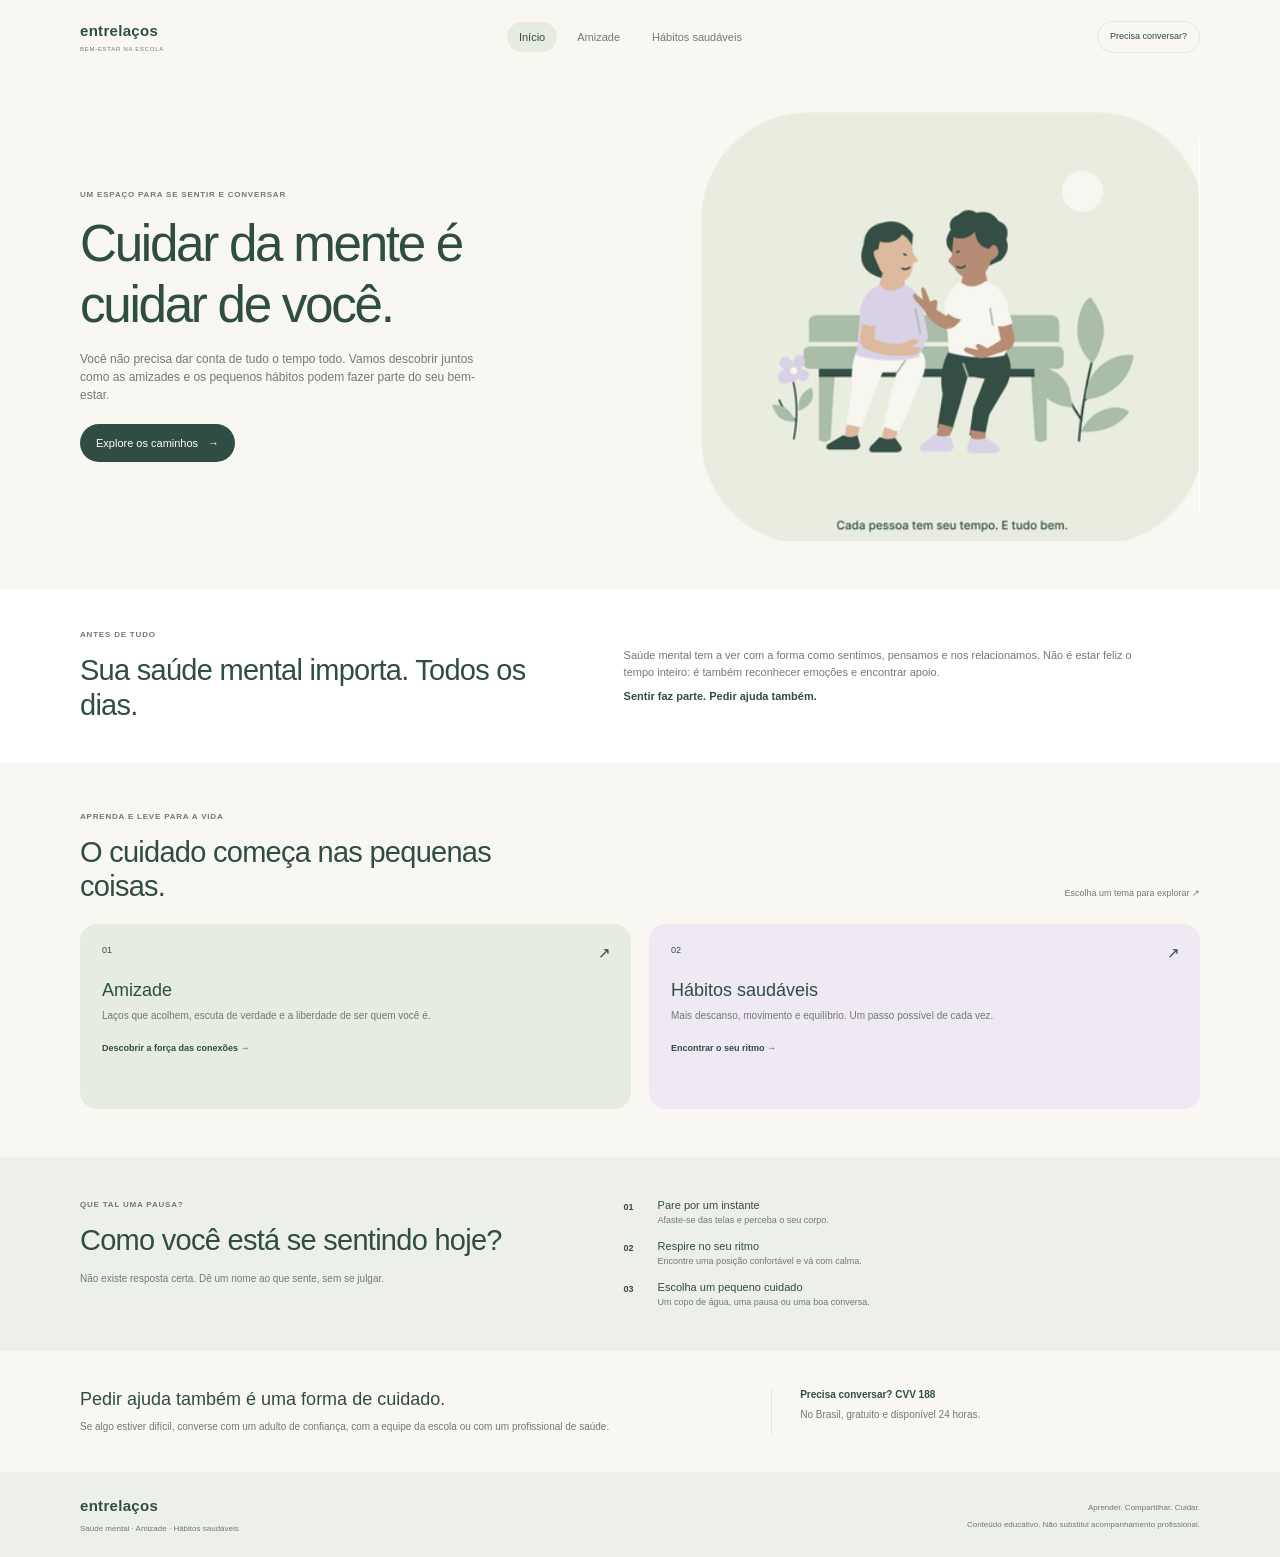
<file: index.html>
<!DOCTYPE html>
<html lang="pt-BR">
<head>
    <meta charset="UTF-8">
    <meta name="viewport" content="width=device-width, initial-scale=1.0">
    <title>Entrelaços | Bem-estar na escola</title>
    <link rel="icon" href="img/icon.png" type="image/jpeg">
    <link rel="stylesheet" href="css/style.css">
</head>
<body>
    <!-- Cabeçalho com a marca e os links para as seções da página. -->
    <header class="cabecalho">
        <a class="marca" href="#inicio" aria-label="Entrelaços - início">
            <span class="marca__nome">entrelaços</span>
            <span class="marca__legenda">BEM-ESTAR NA ESCOLA</span>
        </a>

        <nav class="navegacao" aria-label="Navegação principal">
            <a class="navegacao__link navegacao__link--ativo" href="#inicio">Início</a>
            <a class="navegacao__link" href="pags/Amizade.html">Amizade</a>
            <a class="navegacao__link" href="pags/habitos-saudaveis.html">Hábitos saudáveis</a>
        </nav>

        <a class="botao botao--discreto" href="#ajuda">Precisa conversar?</a>
    </header>

    <main>
        <!-- Apresentação principal: chamada à ação à esquerda e espaço da imagem à direita. -->
        <section class="hero" id="inicio">
            <div class="hero__texto">
                <p class="sobretitulo">UM ESPAÇO PARA SE SENTIR E CONVERSAR</p>
                <h1>Cuidar da mente é cuidar de você.</h1>
                <p class="texto-introdutorio">
                    Você não precisa dar conta de tudo o tempo todo. Vamos descobrir juntos
                    como as amizades e os pequenos hábitos podem fazer parte do seu bem-estar.
                </p>
                <a class="botao" href="#temas">Explore os caminhos <span aria-hidden="true">→</span></a>
            </div>

            <!-- Ilustração principal compartilhada com a página de amizade. -->
            <div class="hero__imagem">
                <img src="img/Imagem01.png" alt="Duas pessoas conversam sentadas em um banco">
            </div>
        </section>

        <!-- Introdução breve sobre saúde mental. -->
        <section class="introducao" aria-labelledby="titulo-introducao">
            <div>
                <p class="sobretitulo">ANTES DE TUDO</p>
                <h2 id="titulo-introducao">Sua saúde mental importa. Todos os dias.</h2>
            </div>
            <div class="introducao__conteudo">
                <p>
                    Saúde mental tem a ver com a forma como sentimos, pensamos e nos
                    relacionamos. Não é estar feliz o tempo inteiro: é também reconhecer
                    emoções e encontrar apoio.
                </p>
                <p class="texto-destaque">Sentir faz parte. Pedir ajuda também.</p>
            </div>
        </section>

        <!-- Temas apresentados em cartões, com links para suas respectivas seções. -->
        <section class="temas" id="temas" aria-labelledby="titulo-temas">
            <div class="secao__cabecalho">
                <div>
                    <p class="sobretitulo">APRENDA E LEVE PARA A VIDA</p>
                    <h2 id="titulo-temas">O cuidado começa nas pequenas coisas.</h2>
                </div>
                <p class="dica">Escolha um tema para explorar <span aria-hidden="true">↗</span></p>
            </div>

            <div class="cartoes">
                <article class="cartao cartao--verde" id="amizade">
                    <span class="cartao__numero">01</span>
                    <span class="cartao__icone" aria-hidden="true">↗</span>
                    <h3>Amizade</h3>
                    <p>Laços que acolhem, escuta de verdade e a liberdade de ser quem você é.</p>
                    <a href="pags/Amizade.html">Descobrir a força das conexões <span aria-hidden="true">→</span></a>
                </article>

                <article class="cartao cartao--lilas" id="habitos">
                    <span class="cartao__numero">02</span>
                    <span class="cartao__icone" aria-hidden="true">↗</span>
                    <h3>Hábitos saudáveis</h3>
                    <p>Mais descanso, movimento e equilíbrio. Um passo possível de cada vez.</p>
                    <a href="pags/habitos-saudaveis.html">Encontrar o seu ritmo <span aria-hidden="true">→</span></a>
                </article>
            </div>
        </section>

        <!-- Pequena pausa com sugestões práticas de autocuidado. -->
        <section class="pausa" id="pausa" aria-labelledby="titulo-pausa">
            <div class="pausa__introducao">
                <p class="sobretitulo">QUE TAL UMA PAUSA?</p>
                <h2 id="titulo-pausa">Como você está se sentindo hoje?</h2>
                <p>Não existe resposta certa. Dê um nome ao que sente, sem se julgar.</p>
            </div>

            <ol class="passos">
                <li>
                    <span class="passos__numero">01</span>
                    <div>
                        <h3>Pare por um instante</h3>
                        <p>Afaste-se das telas e perceba o seu corpo.</p>
                    </div>
                </li>
                <li>
                    <span class="passos__numero">02</span>
                    <div>
                        <h3>Respire no seu ritmo</h3>
                        <p>Encontre uma posição confortável e vá com calma.</p>
                    </div>
                </li>
                <li>
                    <span class="passos__numero">03</span>
                    <div>
                        <h3>Escolha um pequeno cuidado</h3>
                        <p>Um copo de água, uma pausa ou uma boa conversa.</p>
                    </div>
                </li>
            </ol>
        </section>

        <!-- Encerramento com uma orientação de apoio e informações do CVV. -->
        <section class="apoio" id="ajuda" aria-labelledby="titulo-ajuda">
            <div class="apoio__texto">
                <h2 id="titulo-ajuda">Pedir ajuda também é uma forma de cuidado.</h2>
                <p>
                    Se algo estiver difícil, converse com um adulto de confiança, com a
                    equipe da escola ou com um profissional de saúde.
                </p>
            </div>
            <div class="apoio__contato">
                <h3>Precisa conversar? CVV 188</h3>
                <p>No Brasil, gratuito e disponível 24 horas.</p>
            </div>
        </section>
    </main>

    <!-- Rodapé com a marca e o aviso sobre o conteúdo educativo. -->
    <footer class="rodape">
        <div>
            <span class="marca__nome">entrelaços</span>
            <p>Saúde mental · Amizade · Hábitos saudáveis</p>
        </div>
        <div class="rodape__aviso">
            <p>Aprender. Compartilhar. Cuidar.</p>
            <p>Conteúdo educativo. Não substitui acompanhamento profissional.</p>
        </div>
    </footer>
</body>
</html>
</file>
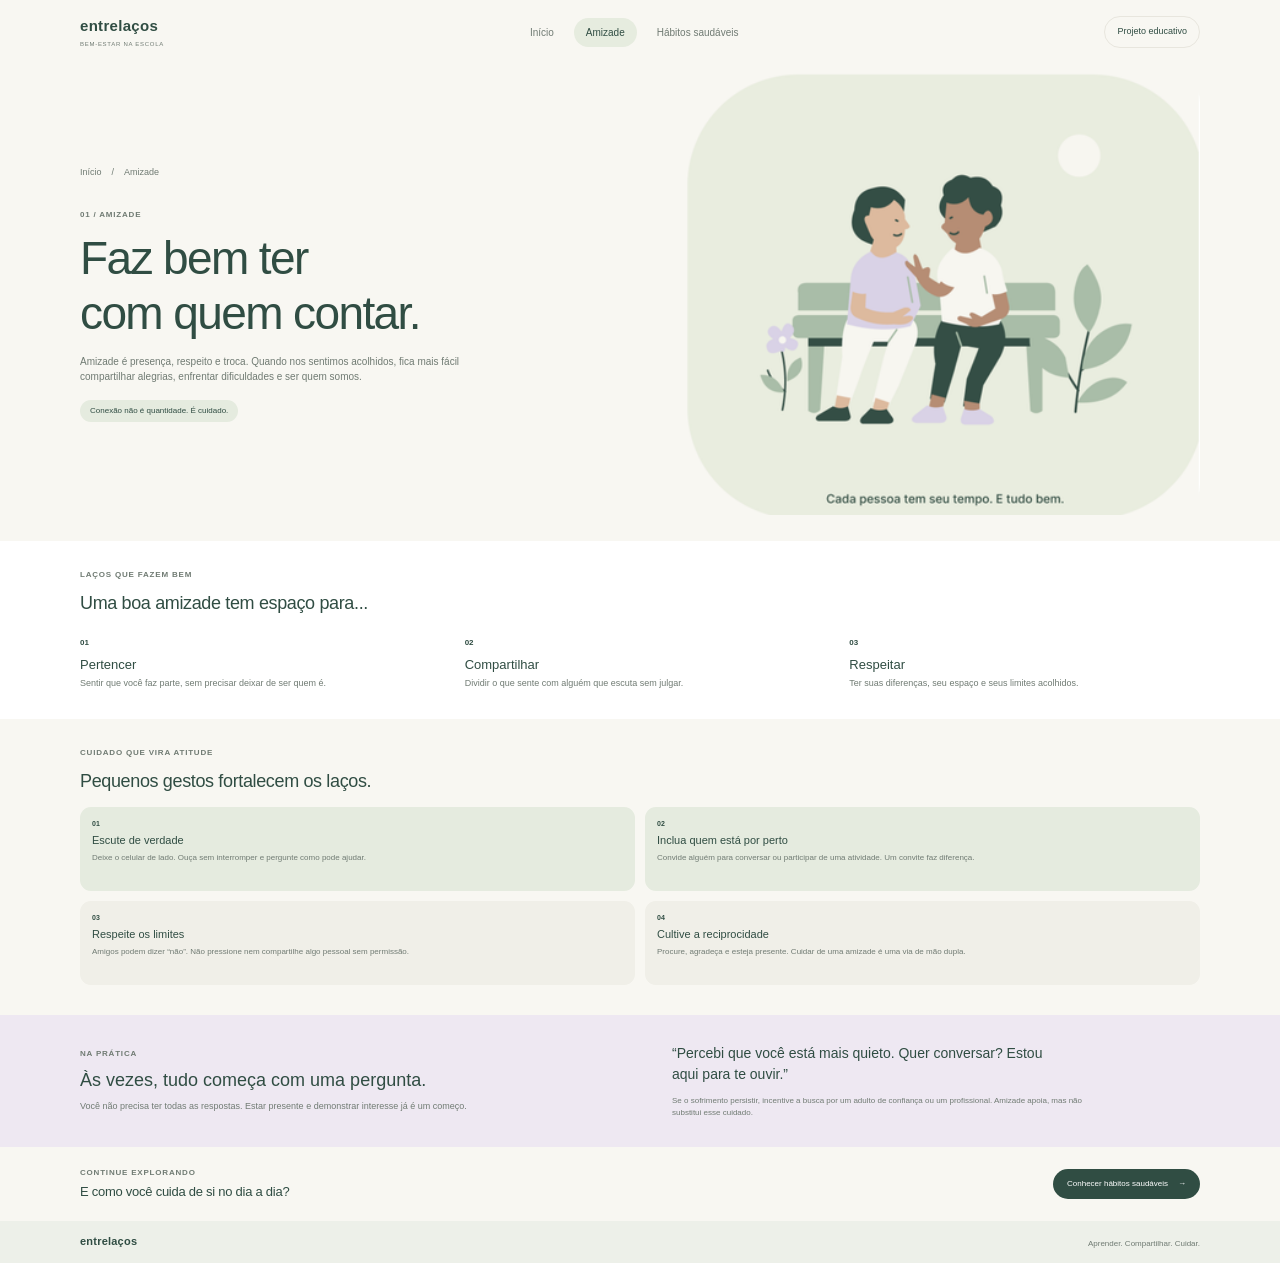
<file: pags/Amizade.html>
<!DOCTYPE html>
<html lang="pt-BR">
<head>
    <meta charset="UTF-8">
    <meta name="viewport" content="width=device-width, initial-scale=1.0">
    <title>Amizade | Entrelaços</title>
    <link rel="icon" href="../img/icon.png" type="image/png">
    <link rel="stylesheet" href="../css/style.css">
</head>
<body class="amizade-page">
    <!-- Cabeçalho com links entre início, amizade e hábitos saudáveis. -->
    <header class="cabecalho">
        <a class="marca" href="../index.html" aria-label="Entrelaços - página inicial">
            <span class="marca__nome">entrelaços</span>
            <span class="marca__legenda">BEM-ESTAR NA ESCOLA</span>
        </a>

        <nav class="navegacao" aria-label="Navegação principal">
            <a class="navegacao__link" href="../index.html">Início</a>
            <a class="navegacao__link navegacao__link--ativo" href="Amizade.html" aria-current="page">Amizade</a>
            <a class="navegacao__link" href="habitos-saudaveis.html">Hábitos saudáveis</a>
        </nav>

        <a class="botao botao--discreto" href="#projeto">Projeto educativo</a>
    </header>

    <main>
        <!-- Apresentação da página de amizade e espaço para a ilustração. -->
        <section class="amizade-hero">
            <div class="amizade-hero__conteudo">
                <p class="amizade__caminho"><a href="../index.html">Início</a><span>/</span>Amizade</p>
                <p class="sobretitulo">01 / AMIZADE</p>
                <h1>Faz bem ter<br>com quem contar.</h1>
                <p class="amizade-hero__descricao">
                    Amizade é presença, respeito e troca. Quando nos sentimos acolhidos,
                    fica mais fácil compartilhar alegrias, enfrentar dificuldades e ser quem somos.
                </p>
                <p class="amizade__selo">Conexão não é quantidade. É cuidado.</p>
            </div>

            <!-- Ilustração da amizade compartilhada com a página inicial. -->
            <div class="amizade-hero__imagem">
                <img src="../img/Imagem01.png" alt="Duas pessoas conversam sentadas em um banco">
            </div>
        </section>

        <!-- Três elementos que ajudam a construir uma amizade saudável. -->
        <section class="amizade-pilares" aria-labelledby="titulo-pilares">
            <p class="sobretitulo">LAÇOS QUE FAZEM BEM</p>
            <h2 id="titulo-pilares">Uma boa amizade tem espaço para...</h2>
            <div class="amizade-pilares__grade">
                <article>
                    <span>01</span>
                    <h3>Pertencer</h3>
                    <p>Sentir que você faz parte, sem precisar deixar de ser quem é.</p>
                </article>
                <article>
                    <span>02</span>
                    <h3>Compartilhar</h3>
                    <p>Dividir o que sente com alguém que escuta sem julgar.</p>
                </article>
                <article>
                    <span>03</span>
                    <h3>Respeitar</h3>
                    <p>Ter suas diferenças, seu espaço e seus limites acolhidos.</p>
                </article>
            </div>
        </section>

        <!-- Sugestões práticas para demonstrar cuidado nas relações. -->
        <section class="amizade-atitudes" aria-labelledby="titulo-atitudes">
            <p class="sobretitulo">CUIDADO QUE VIRA ATITUDE</p>
            <h2 id="titulo-atitudes">Pequenos gestos fortalecem os laços.</h2>
            <div class="amizade-atitudes__grade">
                <article class="amizade-atitude amizade-atitude--verde">
                    <span>01</span>
                    <h3>Escute de verdade</h3>
                    <p>Deixe o celular de lado. Ouça sem interromper e pergunte como pode ajudar.</p>
                </article>
                <article class="amizade-atitude amizade-atitude--verde">
                    <span>02</span>
                    <h3>Inclua quem está por perto</h3>
                    <p>Convide alguém para conversar ou participar de uma atividade. Um convite faz diferença.</p>
                </article>
                <article class="amizade-atitude">
                    <span>03</span>
                    <h3>Respeite os limites</h3>
                    <p>Amigos podem dizer “não”. Não pressione nem compartilhe algo pessoal sem permissão.</p>
                </article>
                <article class="amizade-atitude">
                    <span>04</span>
                    <h3>Cultive a reciprocidade</h3>
                    <p>Procure, agradeça e esteja presente. Cuidar de uma amizade é uma via de mão dupla.</p>
                </article>
            </div>
        </section>

        <!-- Reflexão com uma frase de acolhimento e orientação de segurança. -->
        <section class="amizade-conversa" aria-labelledby="titulo-conversa">
            <div>
                <p class="sobretitulo">NA PRÁTICA</p>
                <h2 id="titulo-conversa">Às vezes, tudo começa com uma pergunta.</h2>
                <p>Você não precisa ter todas as respostas. Estar presente e demonstrar interesse já é um começo.</p>
            </div>
            <blockquote>
                <p>“Percebi que você está mais quieto. Quer conversar? Estou aqui para te ouvir.”</p>
                <footer>
                    Se o sofrimento persistir, incentive a busca por um adulto de confiança ou um profissional.
                    Amizade apoia, mas não substitui esse cuidado.
                </footer>
            </blockquote>
        </section>

        <!-- Atalho para explorar outro tema do projeto. -->
        <section class="amizade-continuar" id="projeto">
            <div>
                <p class="sobretitulo">CONTINUE EXPLORANDO</p>
                <h2>E como você cuida de si no dia a dia?</h2>
            </div>
            <a class="botao" href="habitos-saudaveis.html">Conhecer hábitos saudáveis <span aria-hidden="true">→</span></a>
        </section>
    </main>

    <!-- Rodapé com a marca e a mensagem do projeto. -->
    <footer class="amizade-rodape">
        <a class="marca__nome" href="../index.html">entrelaços</a>
        <p>Aprender. Compartilhar. Cuidar.</p>
    </footer>
</body>
</html>
</file>
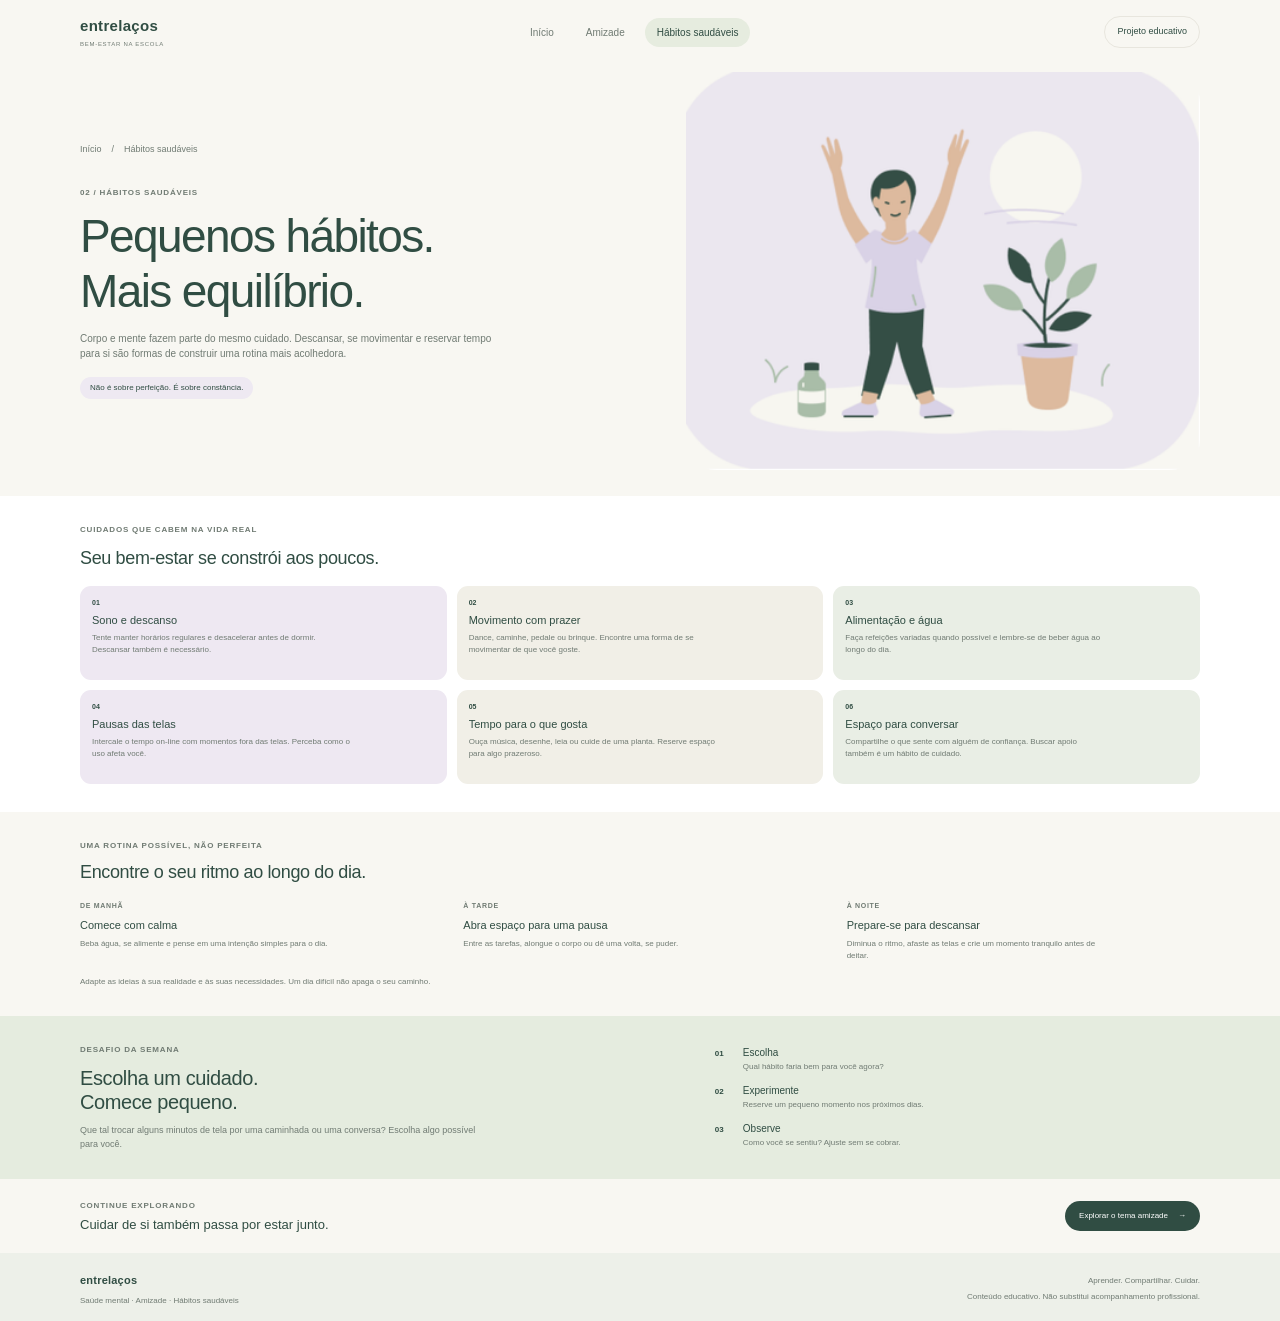
<file: pags/habitos-saudaveis.html>
<!DOCTYPE html>
<html lang="pt-BR">
<head>
    <meta charset="UTF-8">
    <meta name="viewport" content="width=device-width, initial-scale=1.0">
    <title>Hábitos saudáveis | Entrelaços</title>
    <link rel="icon" href="../img/icon.png" type="image/jpeg">
    <link rel="stylesheet" href="../css/style.css">
</head>
<body class="habitos-page">
    <!-- Cabeçalho com links entre início, amizade e hábitos saudáveis. -->
    <header class="cabecalho">
        <a class="marca" href="../index.html" aria-label="Entrelaços - página inicial">
            <span class="marca__nome">entrelaços</span>
            <span class="marca__legenda">BEM-ESTAR NA ESCOLA</span>
        </a>

        <nav class="navegacao" aria-label="Navegação principal">
            <a class="navegacao__link" href="../index.html">Início</a>
            <a class="navegacao__link" href="Amizade.html">Amizade</a>
            <a class="navegacao__link navegacao__link--ativo" href="habitos-saudaveis.html" aria-current="page">Hábitos saudáveis</a>
        </nav>

        <a class="botao botao--discreto" href="#projeto">Projeto educativo</a>
    </header>

    <main>
        <!-- Apresentação dos hábitos e espaço reservado para a ilustração. -->
        <section class="habitos-hero">
            <div class="habitos-hero__conteudo">
                <p class="habitos__caminho"><a href="../index.html">Início</a><span>/</span>Hábitos saudáveis</p>
                <p class="sobretitulo">02 / HÁBITOS SAUDÁVEIS</p>
                <h1>Pequenos hábitos.<br>Mais equilíbrio.</h1>
                <p class="habitos-hero__descricao">
                    Corpo e mente fazem parte do mesmo cuidado. Descansar, se movimentar
                    e reservar tempo para si são formas de construir uma rotina mais acolhedora.
                </p>
                <p class="habitos__selo">Não é sobre perfeição. É sobre constância.</p>
            </div>

            <!-- Ilustração de hábitos saudáveis. -->
            <div class="habitos-hero__imagem">
                <img src="../img/imagem02.png" alt="Pessoa se alongando ao lado de uma planta e uma garrafa de água">
            </div>
        </section>

        <!-- Seis sugestões simples para apoiar o bem-estar cotidiano. -->
        <section class="habitos-cuidados" aria-labelledby="titulo-cuidados">
            <p class="sobretitulo">CUIDADOS QUE CABEM NA VIDA REAL</p>
            <h2 id="titulo-cuidados">Seu bem-estar se constrói aos poucos.</h2>
            <div class="habitos-cuidados__grade">
                <article class="habito-cartao habito-cartao--lilas">
                    <span>01</span>
                    <h3>Sono e descanso</h3>
                    <p>Tente manter horários regulares e desacelerar antes de dormir. Descansar também é necessário.</p>
                </article>
                <article class="habito-cartao habito-cartao--areia">
                    <span>02</span>
                    <h3>Movimento com prazer</h3>
                    <p>Dance, caminhe, pedale ou brinque. Encontre uma forma de se movimentar de que você goste.</p>
                </article>
                <article class="habito-cartao habito-cartao--verde">
                    <span>03</span>
                    <h3>Alimentação e água</h3>
                    <p>Faça refeições variadas quando possível e lembre-se de beber água ao longo do dia.</p>
                </article>
                <article class="habito-cartao habito-cartao--lilas">
                    <span>04</span>
                    <h3>Pausas das telas</h3>
                    <p>Intercale o tempo on-line com momentos fora das telas. Perceba como o uso afeta você.</p>
                </article>
                <article class="habito-cartao habito-cartao--areia">
                    <span>05</span>
                    <h3>Tempo para o que gosta</h3>
                    <p>Ouça música, desenhe, leia ou cuide de uma planta. Reserve espaço para algo prazeroso.</p>
                </article>
                <article class="habito-cartao habito-cartao--verde">
                    <span>06</span>
                    <h3>Espaço para conversar</h3>
                    <p>Compartilhe o que sente com alguém de confiança. Buscar apoio também é um hábito de cuidado.</p>
                </article>
            </div>
        </section>

        <!-- Ideias flexíveis para distribuir pequenas pausas ao longo do dia. -->
        <section class="habitos-rotina" aria-labelledby="titulo-rotina">
            <p class="sobretitulo">UMA ROTINA POSSÍVEL, NÃO PERFEITA</p>
            <h2 id="titulo-rotina">Encontre o seu ritmo ao longo do dia.</h2>
            <div class="habitos-rotina__grade">
                <article>
                    <p class="sobretitulo">DE MANHÃ</p>
                    <h3>Comece com calma</h3>
                    <p>Beba água, se alimente e pense em uma intenção simples para o dia.</p>
                </article>
                <article>
                    <p class="sobretitulo">À TARDE</p>
                    <h3>Abra espaço para uma pausa</h3>
                    <p>Entre as tarefas, alongue o corpo ou dê uma volta, se puder.</p>
                </article>
                <article>
                    <p class="sobretitulo">À NOITE</p>
                    <h3>Prepare-se para descansar</h3>
                    <p>Diminua o ritmo, afaste as telas e crie um momento tranquilo antes de deitar.</p>
                </article>
            </div>
            <p class="habitos-rotina__nota">
                Adapte as ideias à sua realidade e às suas necessidades. Um dia difícil não apaga o seu caminho.
            </p>
        </section>

        <!-- Desafio opcional com etapas pequenas e sem cobrança de perfeição. -->
        <section class="habitos-desafio" aria-labelledby="titulo-desafio">
            <div class="habitos-desafio__introducao">
                <p class="sobretitulo">DESAFIO DA SEMANA</p>
                <h2 id="titulo-desafio">Escolha um cuidado.<br>Comece pequeno.</h2>
                <p>Que tal trocar alguns minutos de tela por uma caminhada ou uma conversa? Escolha algo possível para você.</p>
            </div>
            <ol class="habitos-desafio__passos">
                <li>
                    <span>01</span>
                    <div>
                        <h3>Escolha</h3>
                        <p>Qual hábito faria bem para você agora?</p>
                    </div>
                </li>
                <li>
                    <span>02</span>
                    <div>
                        <h3>Experimente</h3>
                        <p>Reserve um pequeno momento nos próximos dias.</p>
                    </div>
                </li>
                <li>
                    <span>03</span>
                    <div>
                        <h3>Observe</h3>
                        <p>Como você se sentiu? Ajuste sem se cobrar.</p>
                    </div>
                </li>
            </ol>
        </section>

        <!-- Atalho para continuar explorando o tema amizade. -->
        <section class="habitos-continuar" id="projeto">
            <div>
                <p class="sobretitulo">CONTINUE EXPLORANDO</p>
                <h2>Cuidar de si também passa por estar junto.</h2>
            </div>
            <a class="botao" href="Amizade.html">Explorar o tema amizade <span aria-hidden="true">→</span></a>
        </section>
    </main>

    <!-- Rodapé com a marca e informações educativas do projeto. -->
    <footer class="habitos-rodape">
        <div>
            <a class="marca__nome" href="../index.html">entrelaços</a>
            <p>Saúde mental · Amizade · Hábitos saudáveis</p>
        </div>
        <div class="habitos-rodape__aviso">
            <p>Aprender. Compartilhar. Cuidar.</p>
            <p>Conteúdo educativo. Não substitui acompanhamento profissional.</p>
        </div>
    </footer>
</body>
</html>
</file>
<file: css/style.css>
/* Paleta clara e medidas comuns inspiradas na referência. */
:root {
    --fundo: #f8f7f2;
    --texto: #304d43;
    --texto-suave: #707b73;
    --verde: #e6ecdf;
    --lilas: #eee9f2;
    --largura: 1120px;
}

/* Base para manter os elementos alinhados e legíveis. */
* {
    box-sizing: border-box;
}

html {
    scroll-behavior: smooth;
}

body {
    margin: 0;
    background: var(--fundo);
    color: var(--texto);
    font-family: Arial, Helvetica, sans-serif;
    line-height: 1.5;
}

a {
    color: inherit;
}

h1,
h2,
h3,
p {
    margin-top: 0;
}

h1,
h2,
h3 {
    font-weight: 500;
    line-height: 1.2;
}

/* Cabeçalho com marca, navegação e acesso rápido ao contato. */
.cabecalho {
    width: min(var(--largura), calc(100% - 64px));
    min-height: 74px;
    margin: 0 auto;
    display: flex;
    align-items: center;
    justify-content: space-between;
    gap: 24px;
}

.marca {
    display: inline-flex;
    flex-direction: column;
    flex-shrink: 0;
    text-decoration: none;
}

.marca__nome {
    font-size: 15px;
    font-weight: 700;
    letter-spacing: 0.02em;
}

.marca__legenda {
    margin-top: 2px;
    color: var(--texto-suave);
    font-size: 6px;
    letter-spacing: 0.12em;
}

.navegacao {
    display: flex;
    align-items: center;
    gap: 8px;
}

.navegacao__link {
    padding: 7px 12px;
    border-radius: 999px;
    color: var(--texto-suave);
    font-size: 11px;
    text-decoration: none;
}

.navegacao__link:hover,
.navegacao__link--ativo {
    background: var(--verde);
    color: var(--texto);
}

/* Botões de navegação e chamada à ação. */
.botao {
    display: inline-flex;
    align-items: center;
    gap: 10px;
    padding: 11px 16px;
    border-radius: 999px;
    background: var(--texto);
    color: #fff;
    font-size: 11px;
    text-decoration: none;
    transition: background-color 160ms ease;
}

.botao:hover {
    background: #203b32;
}

.botao--discreto {
    padding: 8px 12px;
    border: 1px solid #e8e6de;
    background: transparent;
    color: var(--texto);
    font-size: 9px;
}

.botao--discreto:hover {
    background: #eeede7;
}

/* Abertura da página com conteúdo à esquerda e espaço de imagem à direita. */
.hero {
    width: min(var(--largura), calc(100% - 64px));
    min-height: 350px;
    margin: 0 auto;
    display: grid;
    grid-template-columns: 1fr 0.9fr;
    align-items: center;
    gap: 64px;
    padding: 36px 0 48px;
}

.hero__texto {
    max-width: 470px;
}

.sobretitulo {
    margin-bottom: 12px;
    color: var(--texto-suave);
    font-size: 8px;
    font-weight: 700;
    letter-spacing: 0.1em;
}

.hero h1 {
    max-width: 440px;
    margin-bottom: 14px;
    font-size: clamp(36px, 4vw, 52px);
    letter-spacing: -0.045em;
}

.texto-introdutorio {
    max-width: 410px;
    margin-bottom: 20px;
    color: var(--texto-suave);
    font-size: 12px;
}

.hero__imagem {
    min-height: 260px;
    overflow: hidden;
    border-radius: 30px;
}

.hero__imagem img {
    display: block;
    width: 100%;
    height: auto;
}

/* Introdução em faixa branca, como na referência. */
.introducao {
    display: grid;
    grid-template-columns: 0.9fr 1.1fr;
    align-items: center;
    gap: 72px;
    padding: 40px max(32px, calc((100% - var(--largura)) / 2));
    background: #fff;
}

.introducao h2,
.secao__cabecalho h2,
.pausa h2 {
    max-width: 460px;
    margin-bottom: 0;
    font-size: clamp(22px, 2.4vw, 29px);
    letter-spacing: -0.025em;
}

.introducao__conteudo {
    max-width: 540px;
    color: var(--texto-suave);
    font-size: 11px;
}

.introducao__conteudo p {
    margin-bottom: 8px;
}

.introducao__conteudo .texto-destaque {
    margin-bottom: 0;
    color: var(--texto);
    font-weight: 700;
}

/* Grade de temas em dois cartões coloridos. */
.temas {
    width: min(var(--largura), calc(100% - 64px));
    margin: 0 auto;
    padding: 48px 0;
}

.secao__cabecalho {
    display: flex;
    align-items: end;
    justify-content: space-between;
    gap: 24px;
    margin-bottom: 20px;
}

.dica {
    margin: 0 0 4px;
    color: var(--texto-suave);
    font-size: 9px;
}

.cartoes {
    display: grid;
    grid-template-columns: repeat(2, minmax(0, 1fr));
    gap: 18px;
}

.cartao {
    position: relative;
    min-height: 185px;
    padding: 20px 22px;
    border-radius: 17px;
}

.cartao--verde {
    background: var(--verde);
}

.cartao--lilas {
    background: var(--lilas);
}

.cartao__numero {
    display: block;
    margin-bottom: 22px;
    font-size: 9px;
}

.cartao__icone {
    position: absolute;
    top: 18px;
    right: 20px;
    font-size: 15px;
}

.cartao h3 {
    margin-bottom: 7px;
    font-size: 18px;
}

.cartao p {
    max-width: 380px;
    margin-bottom: 11px;
    color: var(--texto-suave);
    font-size: 10px;
}

.cartao a {
    font-size: 9px;
    font-weight: 700;
    text-decoration: none;
}

.cartao a:hover {
    text-decoration: underline;
}

/* Faixa de autocuidado em fundo verde acinzentado. */
.pausa {
    display: grid;
    grid-template-columns: 0.9fr 1.1fr;
    gap: 72px;
    padding: 42px max(32px, calc((100% - var(--largura)) / 2));
    background: #edf0e9;
}

.pausa__introducao > p:last-child {
    max-width: 360px;
    margin: 13px 0 0;
    color: var(--texto-suave);
    font-size: 10px;
}

.passos {
    display: grid;
    gap: 12px;
    margin: 0;
    padding: 0;
    list-style: none;
}

.passos li {
    display: grid;
    grid-template-columns: 24px 1fr;
    gap: 10px;
}

.passos__numero {
    padding-top: 2px;
    font-size: 9px;
    font-weight: 700;
}

.passos h3 {
    margin-bottom: 2px;
    font-size: 11px;
}

.passos p {
    margin-bottom: 0;
    color: var(--texto-suave);
    font-size: 9px;
}

/* Informações de apoio e contato telefônico. */
.apoio {
    width: min(var(--largura), calc(100% - 64px));
    margin: 0 auto;
    display: grid;
    grid-template-columns: 1.2fr 0.8fr;
    gap: 48px;
    padding: 38px 0;
}

.apoio__texto {
    max-width: 580px;
}

.apoio h2 {
    margin-bottom: 8px;
    font-size: 18px;
}

.apoio p {
    margin-bottom: 0;
    color: var(--texto-suave);
    font-size: 10px;
}

.apoio__contato {
    padding-left: 28px;
    border-left: 1px solid #e5e5dd;
}

.apoio__contato h3 {
    margin: 0 0 6px;
    font-size: 10px;
    font-weight: 700;
}

/* Rodapé leve, alinhado ao conteúdo principal. */
.rodape {
    display: flex;
    align-items: center;
    justify-content: space-between;
    gap: 24px;
    padding: 22px max(32px, calc((100% - var(--largura)) / 2));
    background: #edf0e9;
}

.rodape p {
    margin: 5px 0 0;
    color: var(--texto-suave);
    font-size: 8px;
}

.rodape__aviso {
    text-align: right;
}

/* Estilos específicos da página de amizade. */
.amizade-page {
    --amizade-verde: #e5ebdf;
    --amizade-lilas: #eee8f2;
}

.amizade-page .cabecalho,
.habitos-page .cabecalho {
    min-height: 64px;
}

.amizade-page .navegacao__link,
.habitos-page .navegacao__link {
    font-size: 10px;
}

.amizade-hero,
.habitos-hero {
    width: min(var(--largura), calc(100% - 64px));
    margin: 0 auto;
    display: grid;
    grid-template-columns: 1fr 0.95fr;
    align-items: center;
    gap: 64px;
    padding: 8px 0 26px;
}

.amizade-hero {
    min-height: 250px;
}

.habitos-hero {
    min-height: 238px;
}

.amizade-hero__conteudo,
.habitos-hero__conteudo {
    max-width: 470px;
}

.amizade__caminho,
.habitos__caminho {
    display: flex;
    gap: 10px;
    margin-bottom: 30px;
    color: var(--texto-suave);
    font-size: 9px;
}

.amizade__caminho a,
.habitos__caminho a {
    text-decoration: none;
}

.amizade__caminho a:hover,
.habitos__caminho a:hover {
    text-decoration: underline;
}

.amizade-hero .sobretitulo,
.habitos-hero .sobretitulo {
    margin-bottom: 10px;
}

.amizade-hero h1,
.habitos-hero h1 {
    margin-bottom: 12px;
    font-size: clamp(32px, 4vw, 46px);
    letter-spacing: -0.035em;
}

.amizade-hero__descricao,
.habitos-hero__descricao {
    max-width: 430px;
    margin-bottom: 12px;
    color: var(--texto-suave);
    font-size: 10px;
}

.amizade__selo,
.habitos__selo {
    display: inline-block;
    margin: 0;
    padding: 5px 10px;
    border-radius: 999px;
    font-size: 8px;
}

.amizade__selo {
    background: var(--amizade-verde);
}

.habitos__selo {
    background: var(--lilas);
}

.amizade-hero__imagem,
.habitos-hero__imagem {
    min-height: 202px;
    overflow: hidden;
    border-radius: 30px;
}

.amizade-hero__imagem img {
    display: block;
    width: 100%;
    height: auto;
}

.habitos-hero__imagem img {
    display: block;
    width: 100%;
    height: auto;
}

/* Conteúdo da página de amizade. */
.amizade-pilares {
    padding: 28px max(32px, calc((100% - var(--largura)) / 2));
    background: #fff;
}

.amizade-pilares h2,
.amizade-atitudes h2,
.amizade-continuar h2 {
    margin-bottom: 22px;
    font-size: 18px;
    letter-spacing: -0.02em;
}

.amizade-pilares__grade {
    display: grid;
    grid-template-columns: repeat(3, minmax(0, 1fr));
    gap: 34px;
}

.amizade-pilares__grade article > span,
.amizade-atitude > span {
    display: block;
    margin-bottom: 8px;
    font-size: 8px;
    font-weight: 700;
}

.amizade-pilares__grade h3 {
    margin-bottom: 5px;
    font-size: 13px;
}

.amizade-pilares__grade p {
    max-width: 250px;
    margin-bottom: 0;
    color: var(--texto-suave);
    font-size: 9px;
}

.amizade-atitudes {
    padding: 28px max(32px, calc((100% - var(--largura)) / 2)) 30px;
}

.amizade-atitudes .sobretitulo {
    margin-bottom: 12px;
}

.amizade-atitudes h2 {
    margin-bottom: 14px;
}

.amizade-atitudes__grade {
    display: grid;
    grid-template-columns: repeat(2, minmax(0, 1fr));
    gap: 10px;
}

.amizade-atitude {
    min-height: 84px;
    padding: 12px;
    border-radius: 11px;
    background: #f0efe8;
}

.amizade-atitude--verde {
    background: var(--amizade-verde);
}

.amizade-atitude > span {
    margin-bottom: 5px;
    font-size: 7px;
}

.amizade-atitude h3 {
    margin-bottom: 5px;
    font-size: 11px;
}

.amizade-atitude p {
    max-width: 430px;
    margin-bottom: 0;
    color: var(--texto-suave);
    font-size: 8px;
}

.amizade-conversa {
    display: grid;
    grid-template-columns: 1fr 1fr;
    align-items: center;
    gap: 64px;
    padding: 28px max(32px, calc((100% - var(--largura)) / 2));
    background: var(--amizade-lilas);
}

.amizade-conversa .sobretitulo {
    margin-bottom: 10px;
}

.amizade-conversa h2 {
    max-width: 390px;
    margin-bottom: 8px;
    font-size: 18px;
}

.amizade-conversa > div > p:last-child {
    max-width: 390px;
    margin-bottom: 0;
    color: var(--texto-suave);
    font-size: 9px;
}

.amizade-conversa blockquote {
    margin: 0;
}

.amizade-conversa blockquote > p {
    max-width: 380px;
    margin-bottom: 10px;
    font-size: 14px;
}

.amizade-conversa blockquote footer {
    max-width: 430px;
    color: var(--texto-suave);
    font-size: 8px;
}

.amizade-continuar,
.habitos-continuar {
    width: min(var(--largura), calc(100% - 64px));
    min-height: 74px;
    margin: 0 auto;
    display: flex;
    align-items: center;
    justify-content: space-between;
    gap: 24px;
    padding: 16px 0;
}

.amizade-continuar .sobretitulo,
.habitos-continuar .sobretitulo {
    margin-bottom: 5px;
}

.amizade-continuar h2,
.habitos-continuar h2 {
    margin-bottom: 0;
    font-size: 13px;
}

.amizade-continuar .botao,
.habitos-continuar .botao {
    flex-shrink: 0;
    padding: 9px 14px;
    font-size: 8px;
}

.amizade-rodape,
.habitos-rodape {
    display: flex;
    align-items: center;
    justify-content: space-between;
    gap: 24px;
    padding: 14px max(32px, calc((100% - var(--largura)) / 2));
    background: #edf0e9;
}

.amizade-rodape {
    min-height: 42px;
    padding-top: 10px;
    padding-bottom: 10px;
}

.amizade-rodape .marca__nome,
.habitos-rodape .marca__nome {
    font-size: 11px;
    text-decoration: none;
}

.amizade-rodape p,
.habitos-rodape p {
    margin: 4px 0 0;
    color: var(--texto-suave);
    font-size: 8px;
}

/* Conteúdo da página de hábitos saudáveis. */
.habitos-page {
    --habitos-lilas: #eee8f2;
    --habitos-areia: #f1efe7;
    --habitos-verde: #e9eee5;
}

.habitos-cuidados {
    padding: 28px max(32px, calc((100% - var(--largura)) / 2));
    background: #fff;
}

.habitos-cuidados > .sobretitulo,
.habitos-rotina > .sobretitulo {
    margin-bottom: 12px;
}

.habitos-cuidados h2,
.habitos-rotina h2 {
    margin-bottom: 16px;
    font-size: 18px;
    letter-spacing: -0.02em;
}

.habitos-cuidados__grade {
    display: grid;
    grid-template-columns: repeat(3, minmax(0, 1fr));
    gap: 10px;
}

.habito-cartao {
    min-height: 94px;
    padding: 12px;
    border-radius: 11px;
}

.habito-cartao--lilas {
    background: var(--habitos-lilas);
}

.habito-cartao--areia {
    background: var(--habitos-areia);
}

.habito-cartao--verde {
    background: var(--habitos-verde);
}

.habito-cartao > span {
    display: block;
    margin-bottom: 6px;
    font-size: 7px;
    font-weight: 700;
}

.habito-cartao h3 {
    margin-bottom: 5px;
    font-size: 11px;
}

.habito-cartao p {
    max-width: 260px;
    margin-bottom: 0;
    color: var(--texto-suave);
    font-size: 8px;
}

.habitos-rotina {
    padding: 28px max(32px, calc((100% - var(--largura)) / 2));
}

.habitos-rotina > .sobretitulo {
    margin-bottom: 10px;
}

.habitos-rotina h2 {
    margin-bottom: 18px;
}

.habitos-rotina__grade {
    display: grid;
    grid-template-columns: repeat(3, minmax(0, 1fr));
    gap: 30px;
}

.habitos-rotina__grade article > .sobretitulo {
    margin-bottom: 7px;
    font-size: 7px;
}

.habitos-rotina__grade h3 {
    margin-bottom: 6px;
    font-size: 11px;
}

.habitos-rotina__grade article > p:last-child {
    max-width: 270px;
    margin-bottom: 0;
    color: var(--texto-suave);
    font-size: 8px;
}

.habitos-rotina__nota {
    margin: 14px 0 0;
    color: var(--texto-suave);
    font-size: 8px;
}

.habitos-desafio {
    display: grid;
    grid-template-columns: 1fr 0.85fr;
    gap: 64px;
    padding: 28px max(32px, calc((100% - var(--largura)) / 2));
    background: #e5ecdf;
}

.habitos-desafio__introducao > .sobretitulo {
    margin-bottom: 10px;
}

.habitos-desafio h2 {
    margin-bottom: 10px;
    font-size: 20px;
    letter-spacing: -0.02em;
}

.habitos-desafio__introducao > p:last-child {
    max-width: 400px;
    margin-bottom: 0;
    color: var(--texto-suave);
    font-size: 9px;
}

.habitos-desafio__passos {
    display: grid;
    align-content: center;
    gap: 12px;
    margin: 0;
    padding: 0;
    list-style: none;
}

.habitos-desafio__passos li {
    display: grid;
    grid-template-columns: 20px 1fr;
    gap: 8px;
}

.habitos-desafio__passos li > span {
    padding-top: 1px;
    font-size: 8px;
    font-weight: 700;
}

.habitos-desafio__passos h3 {
    margin-bottom: 2px;
    font-size: 10px;
}

.habitos-desafio__passos p {
    margin-bottom: 0;
    color: var(--texto-suave);
    font-size: 8px;
}

.habitos-rodape__aviso {
    text-align: right;
}

/* Layout móvel para telefones e telas com menos de 700 pixels de largura. */
@media (max-width: 699px) {
    .cabecalho,
    .amizade-page .cabecalho,
    .habitos-page .cabecalho {
        width: calc(100% - 36px);
        min-height: 68px;
        flex-wrap: wrap;
        column-gap: 8px;
        row-gap: 12px;
        padding: 12px 0;
    }

    .cabecalho .navegacao {
        order: 3;
        width: 100%;
        justify-content: flex-start;
        gap: 0;
        overflow-x: auto;
    }

    .navegacao__link {
        padding: 8px 10px;
        white-space: nowrap;
    }

    .botao--discreto {
        font-size: 8px;
    }

    .hero,
    .amizade-hero,
    .habitos-hero {
        width: calc(100% - 36px);
        grid-template-columns: 1fr;
        gap: 20px;
        padding: 30px 0;
    }

    .hero__imagem {
        min-height: auto;
        border-radius: 24px;
    }

    .hero__imagem img {
        width: 100%;
        height: auto;
    }

    .amizade__caminho,
    .habitos__caminho {
        margin-bottom: 22px;
    }

    .amizade-hero__imagem,
    .habitos-hero__imagem {
        min-height: 0;
        border-radius: 24px;
    }

    .amizade-hero__imagem img,
    .habitos-hero__imagem img {
        width: 100%;
        height: auto;
    }

    .introducao,
    .pausa,
    .amizade-conversa,
    .habitos-desafio {
        grid-template-columns: 1fr;
        gap: 22px;
        padding: 30px 18px;
    }

    .temas,
    .apoio,
    .amizade-continuar,
    .habitos-continuar {
        width: calc(100% - 36px);
    }

    .temas,
    .amizade-pilares,
    .amizade-atitudes,
    .habitos-cuidados,
    .habitos-rotina {
        padding: 30px 18px;
    }

    .secao__cabecalho {
        align-items: flex-start;
        flex-direction: column;
        gap: 10px;
    }

    .cartoes,
    .amizade-pilares__grade,
    .amizade-atitudes__grade,
    .habitos-cuidados__grade,
    .habitos-rotina__grade {
        grid-template-columns: 1fr;
        gap: 12px;
    }

    .amizade-pilares__grade {
        gap: 18px;
    }

    .amizade-atitude,
    .habito-cartao {
        min-height: 80px;
    }

    .amizade-conversa blockquote > p {
        font-size: 13px;
    }

    .habito-cartao p,
    .habitos-rotina__grade article > p:last-child {
        max-width: none;
    }

    .habitos-rotina__grade {
        gap: 18px;
    }

    .apoio {
        grid-template-columns: 1fr;
        gap: 20px;
        padding: 30px 0;
    }

    .apoio__contato {
        padding: 0;
        border: 0;
    }

    .amizade-continuar,
    .habitos-continuar {
        align-items: flex-start;
        flex-direction: column;
        gap: 14px;
        padding: 20px 0;
    }

    .rodape,
    .amizade-rodape,
    .habitos-rodape {
        align-items: flex-start;
        flex-direction: column;
        gap: 12px;
        padding: 14px 18px;
    }

    .rodape__aviso,
    .habitos-rodape__aviso {
        text-align: left;
    }
}

/* Em tablets, reduz os espaços sem perder o alinhamento das colunas. */
@media (min-width: 700px) and (max-width: 760px) {
    .cabecalho,
    .hero,
    .temas,
    .apoio {
        width: min(calc(100% - 40px), var(--largura));
    }

    .cabecalho {
        min-height: 68px;
        flex-wrap: wrap;
        gap: 12px;
        padding: 12px 0;
    }

    .navegacao {
        order: 3;
        width: 100%;
        justify-content: center;
    }

    .hero {
        grid-template-columns: 1fr 0.85fr;
        gap: 28px;
        padding: 42px 0;
    }

    .hero__imagem {
        min-height: 220px;
        border-radius: 64px;
    }

    .introducao,
    .pausa {
        grid-template-columns: 1fr 1fr;
        gap: 32px;
        padding-right: 28px;
        padding-left: 28px;
    }
}

/* Em celulares, empilha as seções e deixa os cartões em coluna. */
@media (max-width: 560px) {
    .cabecalho,
    .hero,
    .temas,
    .apoio {
        width: calc(100% - 36px);
    }

    .cabecalho {
        column-gap: 8px;
    }

    .botao--discreto {
        font-size: 8px;
    }

    .navegacao {
        justify-content: flex-start;
        gap: 0;
        overflow-x: auto;
    }

    .navegacao__link {
        padding: 8px 10px;
        white-space: nowrap;
    }

    .hero {
        grid-template-columns: 1fr;
        gap: 24px;
        padding: 34px 0;
    }

    .hero__imagem {
        min-height: 205px;
    }

    .introducao,
    .pausa {
        grid-template-columns: 1fr;
        gap: 22px;
        padding: 34px 18px;
    }

    .temas {
        padding: 38px 0;
    }

    .secao__cabecalho {
        align-items: flex-start;
        flex-direction: column;
        gap: 10px;
    }

    .cartoes {
        grid-template-columns: 1fr;
    }

    .apoio {
        grid-template-columns: 1fr;
        gap: 20px;
        padding: 32px 0;
    }

    .apoio__contato {
        padding: 0;
        border: 0;
    }

    .rodape {
        align-items: flex-start;
        flex-direction: column;
        padding: 22px 18px;
    }

    .rodape__aviso {
        text-align: left;
    }
}
</file>
